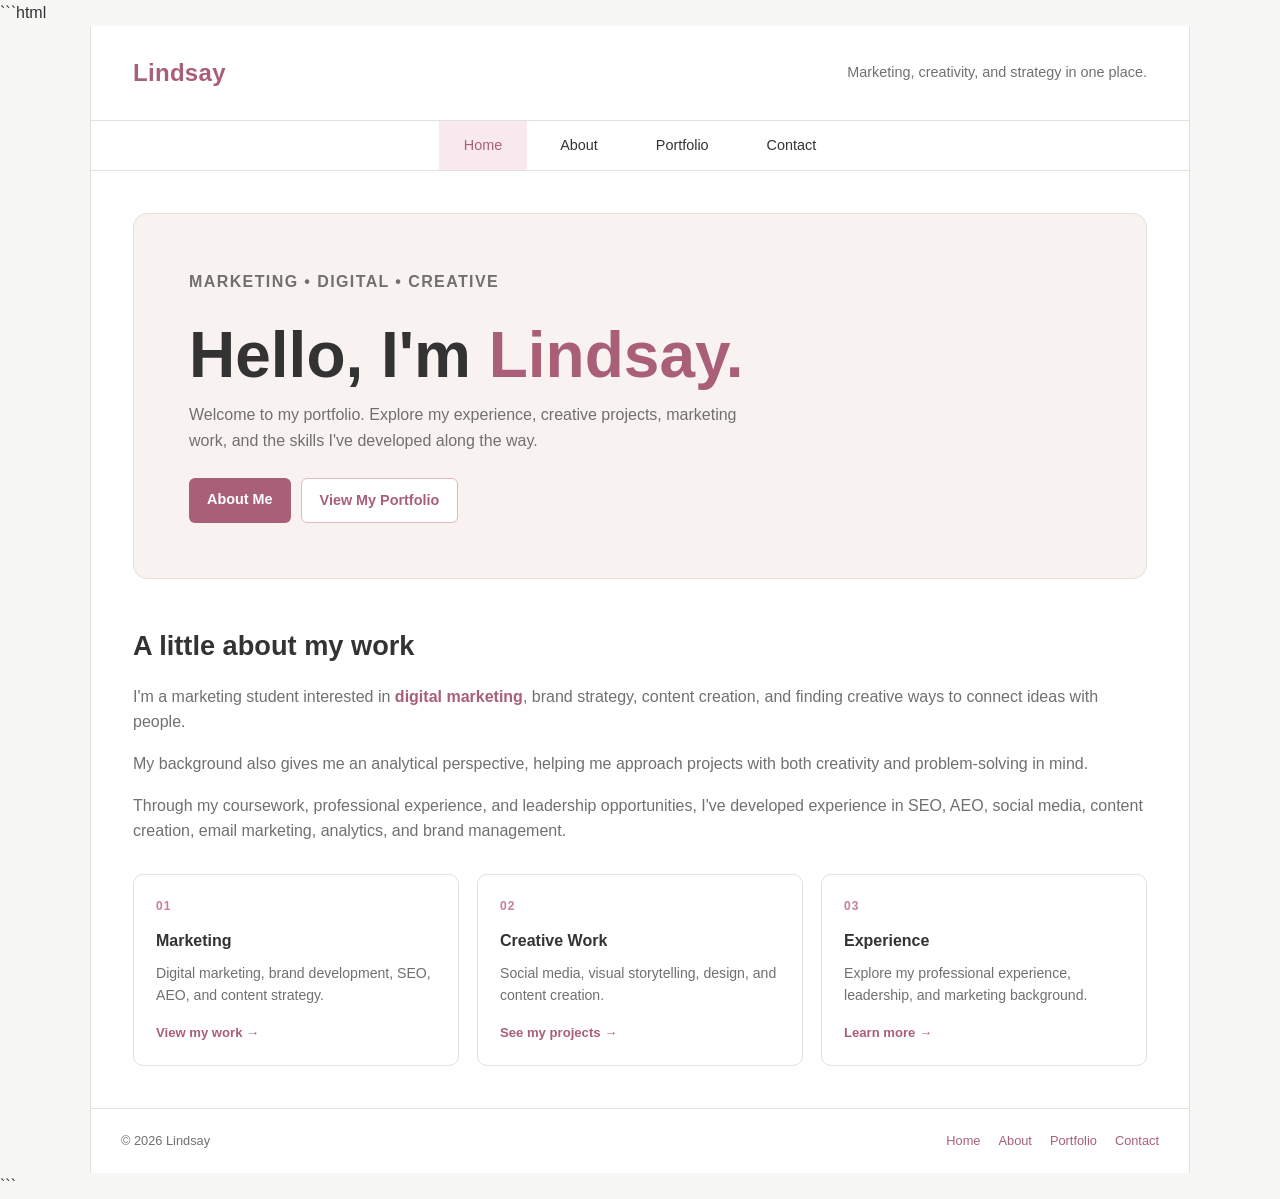
<file: index.html>
```html
<!DOCTYPE html>
<html lang="en">

<head>
    <meta charset="UTF-8">
    <meta name="viewport" content="width=device-width, initial-scale=1.0">

    <title>Lindsay | Portfolio</title>

    <link rel="stylesheet" href="styles.css">
</head>


<body>

    <div class="site-wrapper">

        <!-- HEADER -->
        <header class="site-header">

            <div class="header-top">

                <!-- Logo -->
                <a href="index.html" class="logo">
                    Lindsay
                </a>

                <!-- Short introduction -->
                <div class="header-description">
                    Marketing, creativity, and strategy in one place.
                </div>

            </div>


            <!-- PRIMARY NAVIGATION -->
            <nav class="primary-nav">

                <ul class="nav-list">

                    <li>
                        <a href="index.html">
                            Home
                        </a>
                    </li>

                    <li>
                        <a href="about.html">
                            About
                        </a>
                    </li>

                    <li>
                        <a href="portfolio.html">
                            Portfolio
                        </a>
                    </li>

                    <li>
                        <a href="contact.html">
                            Contact
                        </a>
                    </li>

                </ul>

            </nav>

        </header>



        <!-- MAIN WEBSITE CONTENT -->

        <main class="main-content">


            <!-- HERO -->

            <section class="hero">

                <div class="hero-content">

                    <p class="eyebrow">
                        MARKETING • DIGITAL • CREATIVE
                    </p>

                    <h1>
                        Hello, I'm <span>Lindsay.</span>
                    </h1>

                    <p>
                        Welcome to my portfolio. Explore my experience,
                        creative projects, marketing work, and the skills
                        I've developed along the way.
                    </p>


                    <div class="hero-buttons">

                        <a href="about.html" class="button">
                            About Me
                        </a>

                        <a href="portfolio.html" class="button button-outline">
                            View My Portfolio
                        </a>

                    </div>

                </div>

            </section>



            <!-- ABOUT THE WEBSITE -->

            <section>

                <h2 class="content-title">
                    A little about my work
                </h2>


                <p>
                    I'm a marketing student interested in
                    <span class="keyword">digital marketing</span>,
                    brand strategy, content creation, and finding creative
                    ways to connect ideas with people.
                </p>


                <p>
                    My background also gives me an analytical perspective,
                    helping me approach projects with both creativity
                    and problem-solving in mind.
                </p>


                <p>
                    Through my coursework, professional experience, and
                    leadership opportunities, I've developed experience
                    in SEO, AEO, social media, content creation, email
                    marketing, analytics, and brand management.
                </p>



                <!-- THREE CARDS -->

                <div class="card-grid">


                    <article class="card">

                        <div class="card-number">
                            01
                        </div>

                        <h3>
                            Marketing
                        </h3>

                        <p>
                            Digital marketing, brand development,
                            SEO, AEO, and content strategy.
                        </p>

                        <a href="portfolio.html" class="card-link">
                            View my work →
                        </a>

                    </article>



                    <article class="card">

                        <div class="card-number">
                            02
                        </div>

                        <h3>
                            Creative Work
                        </h3>

                        <p>
                            Social media, visual storytelling,
                            design, and content creation.
                        </p>

                        <a href="portfolio.html" class="card-link">
                            See my projects →
                        </a>

                    </article>



                    <article class="card">

                        <div class="card-number">
                            03
                        </div>

                        <h3>
                            Experience
                        </h3>

                        <p>
                            Explore my professional experience,
                            leadership, and marketing background.
                        </p>

                        <a href="about.html" class="card-link">
                            Learn more →
                        </a>

                    </article>


                </div>

            </section>


        </main>



        <!-- FOOTER -->

        <footer class="site-footer">

            <p>
                © 2026 Lindsay
            </p>

            <div class="footer-links">

                <a href="index.html">
                    Home
                </a>

                <a href="about.html">
                    About
                </a>

                <a href="portfolio.html">
                    Portfolio
                </a>

                <a href="contact.html">
                    Contact
                </a>

            </div>

        </footer>


    </div>



    <!-- JAVASCRIPT NAVIGATION -->

    <script src="nav.js"></script>

</body>

</html>
```
</file>
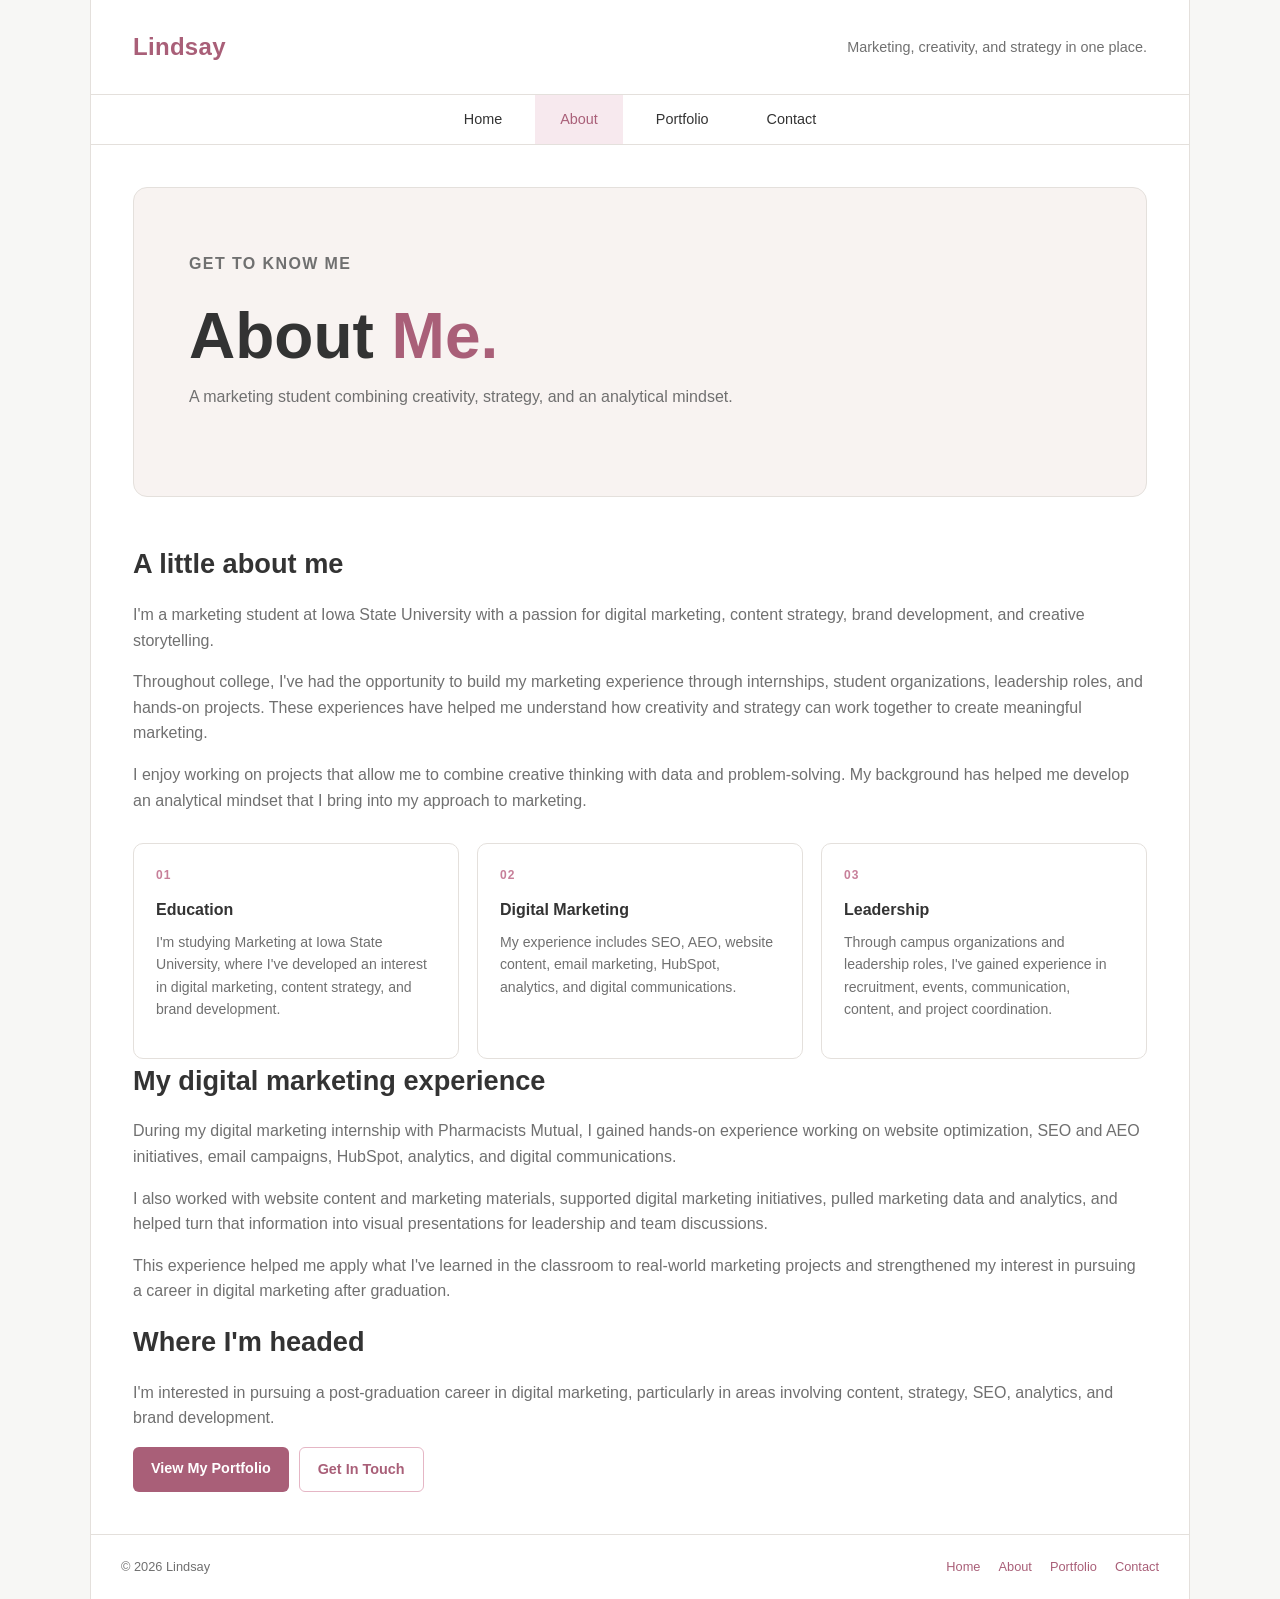
<file: about.html>
<!DOCTYPE html>
<html lang="en">

<head>
    <meta charset="UTF-8">
    <meta name="viewport" content="width=device-width, initial-scale=1.0">

    <title>Lindsay | About</title>

    <link rel="stylesheet" href="styles.css">
</head>


<body>

    <div class="site-wrapper">


        <!-- HEADER -->

        <header class="site-header">

            <div class="header-top">

                <!-- LOGO -->
                <a href="index.html" class="logo">
                    Lindsay
                </a>


                <!-- HEADER DESCRIPTION -->
                <div class="header-description">
                    Marketing, creativity, and strategy in one place.
                </div>

            </div>



            <!-- PRIMARY NAVIGATION -->

            <nav class="primary-nav">

                <ul class="nav-list">

                    <li>
                        <a href="index.html">
                            Home
                        </a>
                    </li>

                    <li>
                        <a href="about.html">
                            About
                        </a>
                    </li>

                    <li>
                        <a href="portfolio.html">
                            Portfolio
                        </a>
                    </li>

                    <li>
                        <a href="contact.html">
                            Contact
                        </a>
                    </li>

                </ul>

            </nav>

        </header>



        <!-- MAIN CONTENT -->

        <main class="main-content">


            <!-- ABOUT HERO -->

            <section class="hero">

                <div class="hero-content">

                    <p class="eyebrow">
                        GET TO KNOW ME
                    </p>

                    <h1>
                        About <span>Me.</span>
                    </h1>

                    <p>
                        A marketing student combining creativity,
                        strategy, and an analytical mindset.
                    </p>

                </div>

            </section>



            <!-- ABOUT ME -->

            <section>

                <h2 class="content-title">
                    A little about me
                </h2>

                <p>
                    I'm a marketing student at Iowa State University with
                    a passion for digital marketing, content strategy,
                    brand development, and creative storytelling.
                </p>

                <p>
                    Throughout college, I've had the opportunity to build
                    my marketing experience through internships, student
                    organizations, leadership roles, and hands-on projects.
                    These experiences have helped me understand how
                    creativity and strategy can work together to create
                    meaningful marketing.
                </p>

                <p>
                    I enjoy working on projects that allow me to combine
                    creative thinking with data and problem-solving. My
                    background has helped me develop an analytical mindset
                    that I bring into my approach to marketing.
                </p>

            </section>



            <!-- EDUCATION & EXPERIENCE -->

            <div class="card-grid">


                <article class="card">

                    <div class="card-number">
                        01
                    </div>

                    <h3>
                        Education
                    </h3>

                    <p>
                        I'm studying Marketing at Iowa State University,
                        where I've developed an interest in digital
                        marketing, content strategy, and brand development.
                    </p>

                </article>



                <article class="card">

                    <div class="card-number">
                        02
                    </div>

                    <h3>
                        Digital Marketing
                    </h3>

                    <p>
                        My experience includes SEO, AEO, website content,
                        email marketing, HubSpot, analytics, and digital
                        communications.
                    </p>

                </article>



                <article class="card">

                    <div class="card-number">
                        03
                    </div>

                    <h3>
                        Leadership
                    </h3>

                    <p>
                        Through campus organizations and leadership roles,
                        I've gained experience in recruitment, events,
                        communication, content, and project coordination.
                    </p>

                </article>


            </div>



            <!-- PHARMACISTS MUTUAL EXPERIENCE -->

            <section>

                <h2 class="content-title">
                    My digital marketing experience
                </h2>

                <p>
                    During my digital marketing internship with Pharmacists
                    Mutual, I gained hands-on experience working on website
                    optimization, SEO and AEO initiatives, email campaigns,
                    HubSpot, analytics, and digital communications.
                </p>

                <p>
                    I also worked with website content and marketing
                    materials, supported digital marketing initiatives,
                    pulled marketing data and analytics, and helped turn
                    that information into visual presentations for
                    leadership and team discussions.
                </p>

                <p>
                    This experience helped me apply what I've learned in
                    the classroom to real-world marketing projects and
                    strengthened my interest in pursuing a career in
                    digital marketing after graduation.
                </p>

            </section>



            <!-- CAREER GOAL -->

            <section>

                <h2 class="content-title">
                    Where I'm headed
                </h2>

                <p>
                    I'm interested in pursuing a post-graduation career in
                    digital marketing, particularly in areas involving
                    content, strategy, SEO, analytics, and brand
                    development.
                </p>


                <div class="hero-buttons">

                    <a href="portfolio.html" class="button">
                        View My Portfolio
                    </a>

                    <a href="contact.html" class="button button-outline">
                        Get In Touch
                    </a>

                </div>

            </section>


        </main>



        <!-- FOOTER -->

        <footer class="site-footer">

            <p>
                © 2026 Lindsay
            </p>

            <div class="footer-links">

                <a href="index.html">
                    Home
                </a>

                <a href="about.html">
                    About
                </a>

                <a href="portfolio.html">
                    Portfolio
                </a>

                <a href="contact.html">
                    Contact
                </a>

            </div>

        </footer>


    </div>



    <!-- NAVIGATION JAVASCRIPT -->

    <script src="nav.js"></script>

</body>

</html>
</file>
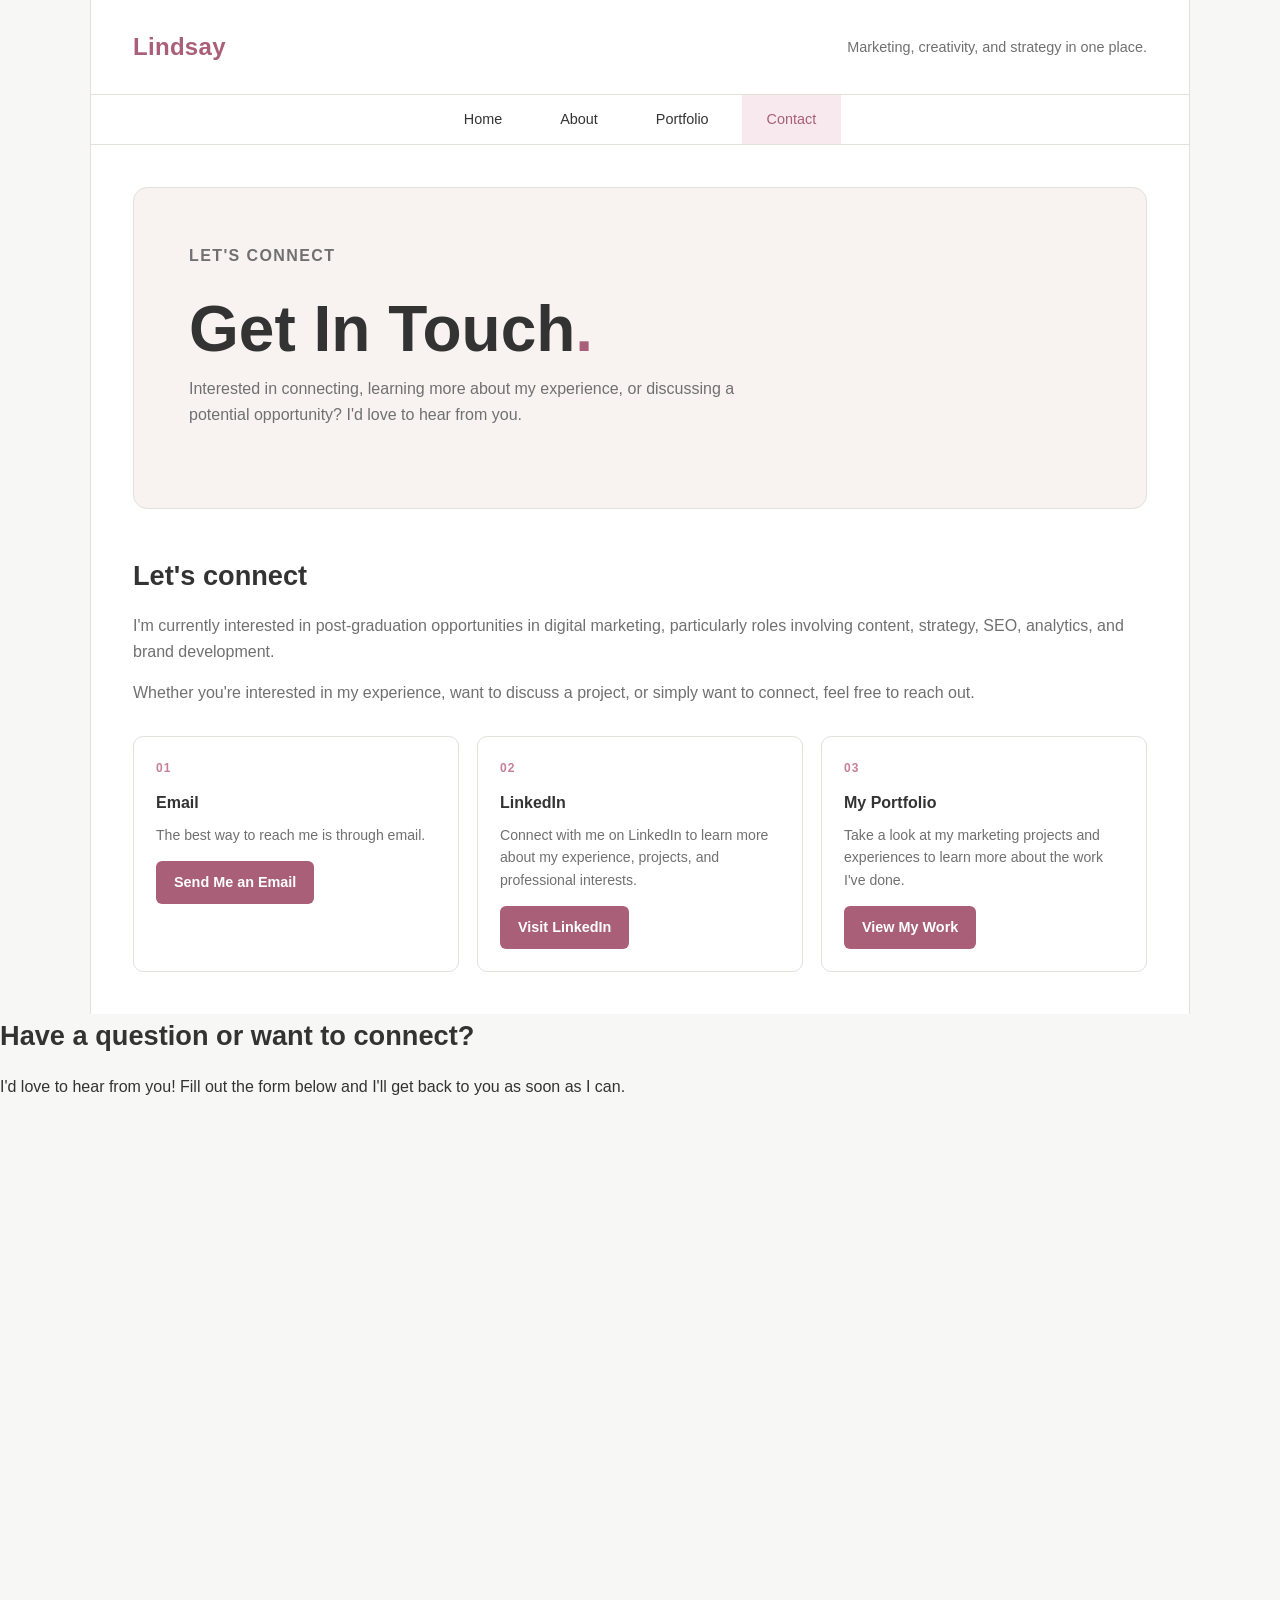
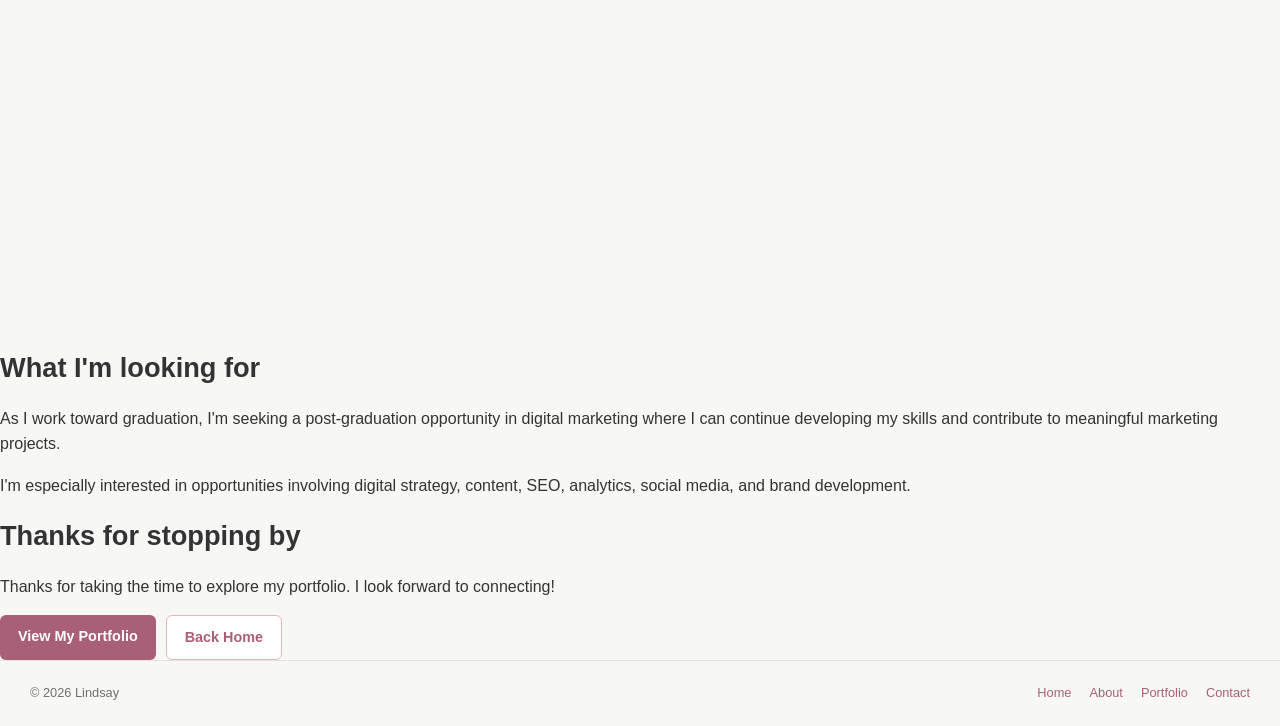
<file: contact.html>
<!DOCTYPE html>
<html lang="en">

<head>
    <meta charset="UTF-8">
    <meta name="viewport" content="width=device-width, initial-scale=1.0">

    <title>Lindsay | Contact</title>

    <link rel="stylesheet" href="styles.css">
</head>

<body>

    <div class="site-wrapper">

        <!-- HEADER -->
        <header class="site-header">

            <div class="header-top">

                <!-- LOGO -->
                <a href="index.html" class="logo">
                    Lindsay
                </a>

                <!-- HEADER DESCRIPTION -->
                <div class="header-description">
                    Marketing, creativity, and strategy in one place.
                </div>

            </div>


            <!-- PRIMARY NAVIGATION -->
            <nav class="primary-nav">

                <ul class="nav-list">

                    <li>
                        <a href="index.html">
                            Home
                        </a>
                    </li>

                    <li>
                        <a href="about.html">
                            About
                        </a>
                    </li>

                    <li>
                        <a href="portfolio.html">
                            Portfolio
                        </a>
                    </li>

                    <li>
                        <a href="contact.html">
                            Contact
                        </a>
                    </li>

                </ul>

            </nav>

        </header>


        <!-- MAIN CONTENT -->
        <main class="main-content">


            <!-- CONTACT HERO -->
            <section class="hero">

                <div class="hero-content">

                    <p class="eyebrow">
                        LET'S CONNECT
                    </p>

                    <h1>
                        Get In Touch<span>.</span>
                    </h1>

                    <p>
                        Interested in connecting, learning more about my
                        experience, or discussing a potential opportunity?
                        I'd love to hear from you.
                    </p>

                </div>

            </section>


            <!-- CONTACT INTRO -->
            <section>

                <h2 class="content-title">
                    Let's connect
                </h2>

                <p>
                    I'm currently interested in post-graduation opportunities
                    in digital marketing, particularly roles involving
                    content, strategy, SEO, analytics, and brand development.
                </p>

                <p>
                    Whether you're interested in my experience, want to
                    discuss a project, or simply want to connect, feel free
                    to reach out.
                </p>

            </section>


            <!-- CONTACT CARDS -->
            <div class="card-grid">


                <!-- EMAIL -->
                <article class="card">

                    <div class="card-number">
                        01
                    </div>

                    <h3>
                        Email
                    </h3>

                    <p>
                        The best way to reach me is through email.
                    </p>

                    <a href="mailto:YOUR-EMAIL@example.com" class="button">
                        Send Me an Email
                    </a>

                </article>


                <!-- LINKEDIN -->
                <article class="card">

                    <div class="card-number">
                        02
                    </div>

                    <h3>
                        LinkedIn
                    </h3>

                    <p>
                        Connect with me on LinkedIn to learn more about my
                        experience, projects, and professional interests.
                    </p>

                    <a href="YOUR-LINKEDIN-URL" class="button">
                        Visit LinkedIn
                    </a>

                </article>


                <!-- PORTFOLIO -->
                <article class="card">

                    <div class="card-number">
                        03
                    </div>

                    <h3>
                        My Portfolio
                    </h3>

                    <p>
                        Take a look at my marketing projects and experiences
                        to learn more about the work I've done.
                    </p>

                    <a href="portfolio.html" class="button">
                        View My Work
                    </a>

                </article>

            </div>
</div>


<!-- GOOGLE FORM -->

<section>

    <h2 class="content-title">
        Have a question or want to connect?
    </h2>

    <p>
        I'd love to hear from you! Fill out the form below
        and I'll get back to you as soon as I can.
    </p>

    <iframe
        src="https://docs.google.com/forms/d/e/1FAIpQLScsz4-dGv-onhUxSdmCEHfTneLo61Q91lXwrAJwEL79kp820A/viewform?embedded=true"
        width="100%"
        height="823"
        frameborder="0"
        marginheight="0"
        marginwidth="0">
        Loading…
    </iframe>

</section>


<!-- CAREER INTEREST -->
<section>

            <!-- CAREER INTEREST -->
            <section>

                <h2 class="content-title">
                    What I'm looking for
                </h2>

                <p>
                    As I work toward graduation, I'm seeking a post-graduation
                    opportunity in digital marketing where I can continue
                    developing my skills and contribute to meaningful
                    marketing projects.
                </p>

                <p>
                    I'm especially interested in opportunities involving
                    digital strategy, content, SEO, analytics, social media,
                    and brand development.
                </p>

            </section>


            <!-- FINAL CALL TO ACTION -->
            <section>

                <h2 class="content-title">
                    Thanks for stopping by
                </h2>

                <p>
                    Thanks for taking the time to explore my portfolio.
                    I look forward to connecting!
                </p>

                <div class="hero-buttons">

                    <a href="portfolio.html" class="button">
                        View My Portfolio
                    </a>

                    <a href="index.html" class="button button-outline">
                        Back Home
                    </a>

                </div>

            </section>


        </main>


        <!-- FOOTER -->
        <footer class="site-footer">

            <p>
                © 2026 Lindsay
            </p>

            <div class="footer-links">

                <a href="index.html">
                    Home
                </a>

                <a href="about.html">
                    About
                </a>

                <a href="portfolio.html">
                    Portfolio
                </a>

                <a href="contact.html">
                    Contact
                </a>

            </div>

        </footer>


    </div>


    <!-- NAVIGATION JAVASCRIPT -->
    <script src="nav.js"></script>

</body>

</html>
</file>
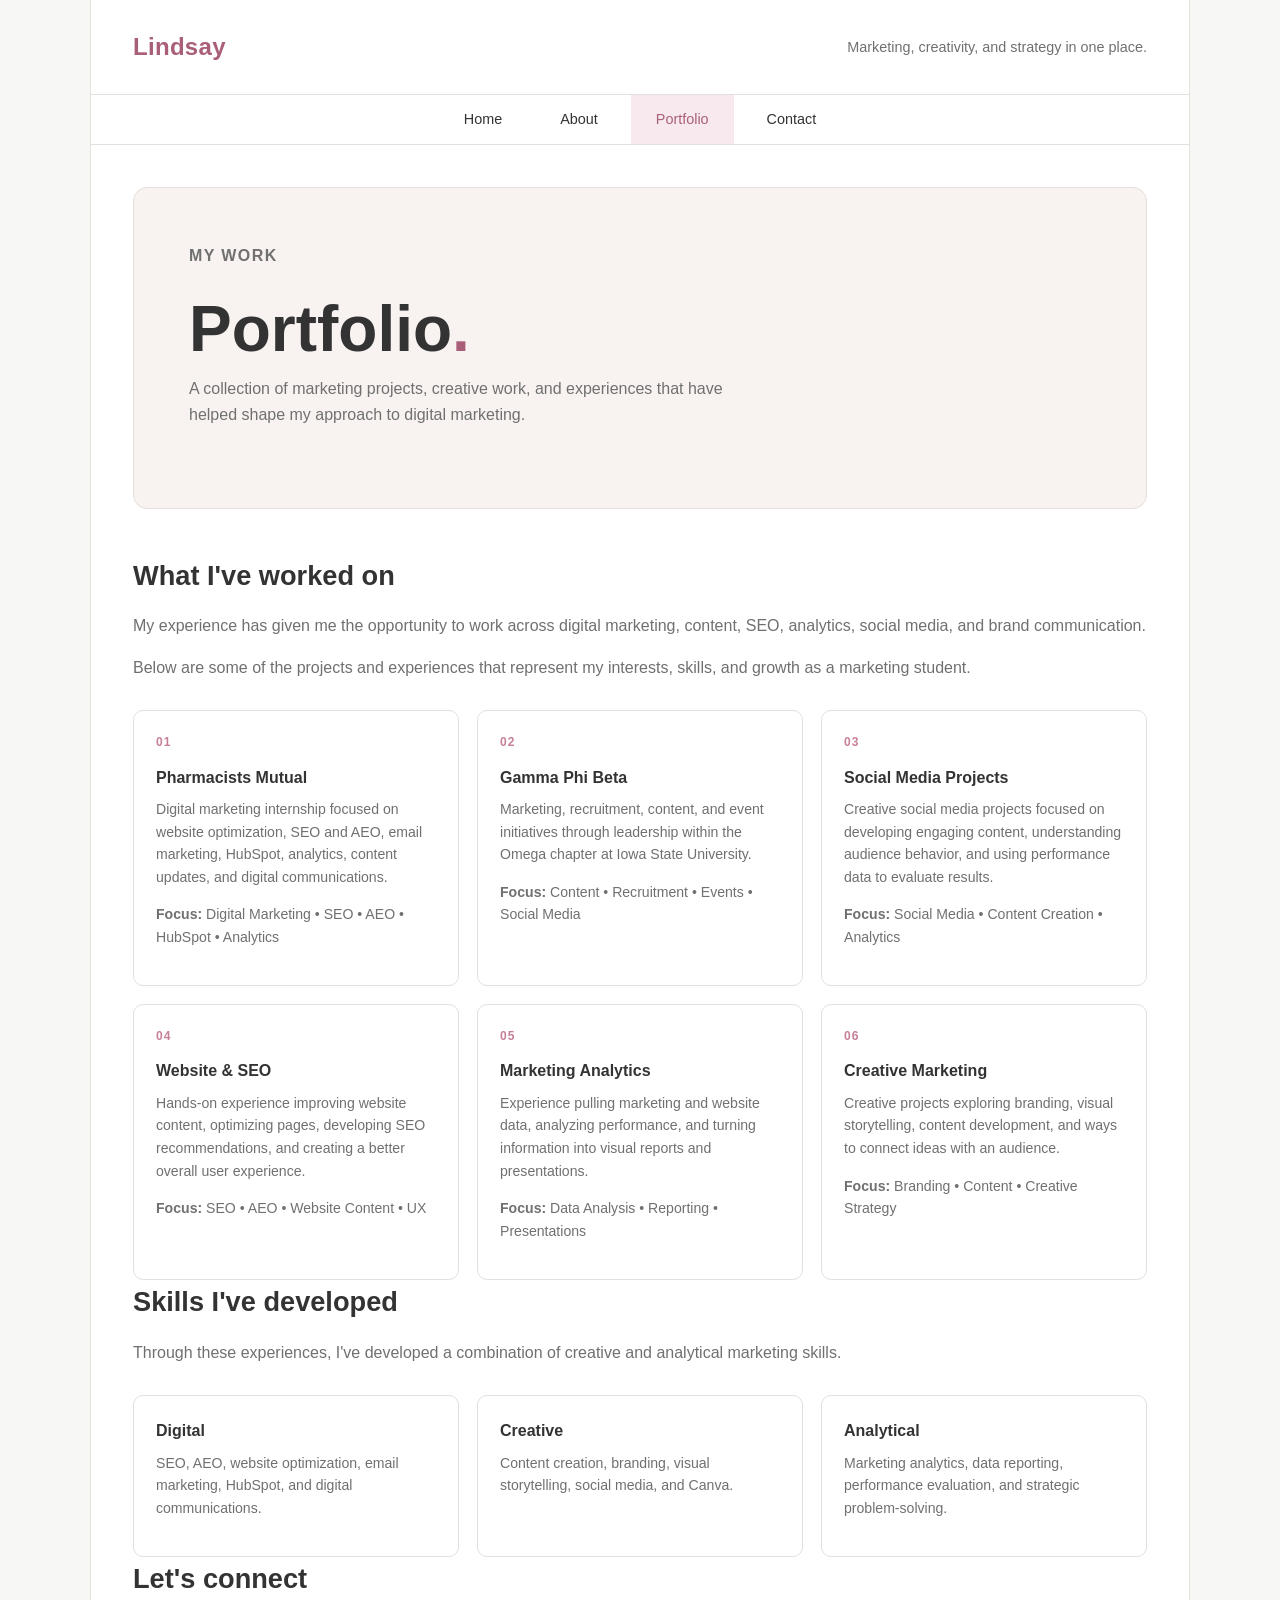
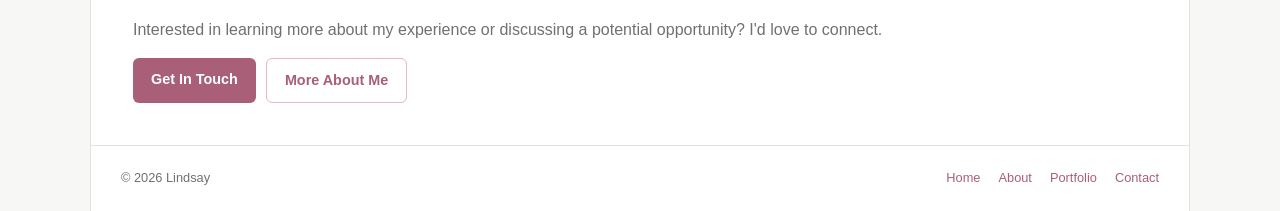
<file: portfolio.html>
<!DOCTYPE html>
<html lang="en">

<head>
    <meta charset="UTF-8">
    <meta name="viewport" content="width=device-width, initial-scale=1.0">

    <title>Lindsay | Portfolio</title>

    <link rel="stylesheet" href="styles.css">
</head>

<body>

    <div class="site-wrapper">

        <!-- HEADER -->
        <header class="site-header">

            <div class="header-top">

                <!-- LOGO -->
                <a href="index.html" class="logo">
                    Lindsay
                </a>

                <!-- HEADER DESCRIPTION -->
                <div class="header-description">
                    Marketing, creativity, and strategy in one place.
                </div>

            </div>

            <!-- PRIMARY NAVIGATION -->
            <nav class="primary-nav">

                <ul class="nav-list">

                    <li>
                        <a href="index.html">
                            Home
                        </a>
                    </li>

                    <li>
                        <a href="about.html">
                            About
                        </a>
                    </li>

                    <li>
                        <a href="portfolio.html">
                            Portfolio
                        </a>
                    </li>

                    <li>
                        <a href="contact.html">
                            Contact
                        </a>
                    </li>

                </ul>

            </nav>

        </header>


        <!-- MAIN CONTENT -->
        <main class="main-content">


            <!-- PORTFOLIO HERO -->
            <section class="hero">

                <div class="hero-content">

                    <p class="eyebrow">
                        MY WORK
                    </p>

                    <h1>
                        Portfolio<span>.</span>
                    </h1>

                    <p>
                        A collection of marketing projects, creative work,
                        and experiences that have helped shape my approach
                        to digital marketing.
                    </p>

                </div>

            </section>


            <!-- PORTFOLIO INTRO -->
            <section>

                <h2 class="content-title">
                    What I've worked on
                </h2>

                <p>
                    My experience has given me the opportunity to work across
                    digital marketing, content, SEO, analytics, social media,
                    and brand communication.
                </p>

                <p>
                    Below are some of the projects and experiences that
                    represent my interests, skills, and growth as a
                    marketing student.
                </p>

            </section>


            <!-- PROJECT GRID -->
            <div class="card-grid">


                <!-- PHARMACISTS MUTUAL -->
                <article class="card">

                    <div class="card-number">
                        01
                    </div>

                    <h3>
                        Pharmacists Mutual
                    </h3>

                    <p>
                        Digital marketing internship focused on website
                        optimization, SEO and AEO, email marketing,
                        HubSpot, analytics, content updates, and digital
                        communications.
                    </p>

                    <p>
                        <strong>Focus:</strong>
                        Digital Marketing • SEO • AEO • HubSpot • Analytics
                    </p>

                </article>


                <!-- GAMMA PHI BETA -->
                <article class="card">

                    <div class="card-number">
                        02
                    </div>

                    <h3>
                        Gamma Phi Beta
                    </h3>

                    <p>
                        Marketing, recruitment, content, and event
                        initiatives through leadership within the Omega
                        chapter at Iowa State University.
                    </p>

                    <p>
                        <strong>Focus:</strong>
                        Content • Recruitment • Events • Social Media
                    </p>

                </article>


                <!-- SOCIAL MEDIA -->
                <article class="card">

                    <div class="card-number">
                        03
                    </div>

                    <h3>
                        Social Media Projects
                    </h3>

                    <p>
                        Creative social media projects focused on developing
                        engaging content, understanding audience behavior,
                        and using performance data to evaluate results.
                    </p>

                    <p>
                        <strong>Focus:</strong>
                        Social Media • Content Creation • Analytics
                    </p>

                </article>


                <!-- WEBSITE & SEO -->
                <article class="card">

                    <div class="card-number">
                        04
                    </div>

                    <h3>
                        Website & SEO
                    </h3>

                    <p>
                        Hands-on experience improving website content,
                        optimizing pages, developing SEO recommendations,
                        and creating a better overall user experience.
                    </p>

                    <p>
                        <strong>Focus:</strong>
                        SEO • AEO • Website Content • UX
                    </p>

                </article>


                <!-- MARKETING ANALYTICS -->
                <article class="card">

                    <div class="card-number">
                        05
                    </div>

                    <h3>
                        Marketing Analytics
                    </h3>

                    <p>
                        Experience pulling marketing and website data,
                        analyzing performance, and turning information
                        into visual reports and presentations.
                    </p>

                    <p>
                        <strong>Focus:</strong>
                        Data Analysis • Reporting • Presentations
                    </p>

                </article>


                <!-- CREATIVE MARKETING -->
                <article class="card">

                    <div class="card-number">
                        06
                    </div>

                    <h3>
                        Creative Marketing
                    </h3>

                    <p>
                        Creative projects exploring branding, visual
                        storytelling, content development, and ways to
                        connect ideas with an audience.
                    </p>

                    <p>
                        <strong>Focus:</strong>
                        Branding • Content • Creative Strategy
                    </p>

                </article>

            </div>


            <!-- SKILLS SECTION -->
            <section>

                <h2 class="content-title">
                    Skills I've developed
                </h2>

                <p>
                    Through these experiences, I've developed a combination
                    of creative and analytical marketing skills.
                </p>

                <div class="card-grid">

                    <article class="card">

                        <h3>
                            Digital
                        </h3>

                        <p>
                            SEO, AEO, website optimization, email marketing,
                            HubSpot, and digital communications.
                        </p>

                    </article>


                    <article class="card">

                        <h3>
                            Creative
                        </h3>

                        <p>
                            Content creation, branding, visual storytelling,
                            social media, and Canva.
                        </p>

                    </article>


                    <article class="card">

                        <h3>
                            Analytical
                        </h3>

                        <p>
                            Marketing analytics, data reporting,
                            performance evaluation, and strategic
                            problem-solving.
                        </p>

                    </article>

                </div>

            </section>


            <!-- CALL TO ACTION -->
            <section>

                <h2 class="content-title">
                    Let's connect
                </h2>

                <p>
                    Interested in learning more about my experience or
                    discussing a potential opportunity? I'd love to
                    connect.
                </p>

                <div class="hero-buttons">

                    <a href="contact.html" class="button">
                        Get In Touch
                    </a>

                    <a href="about.html" class="button button-outline">
                        More About Me
                    </a>

                </div>

            </section>


        </main>


        <!-- FOOTER -->
        <footer class="site-footer">

            <p>
                © 2026 Lindsay
            </p>

            <div class="footer-links">

                <a href="index.html">
                    Home
                </a>

                <a href="about.html">
                    About
                </a>

                <a href="portfolio.html">
                    Portfolio
                </a>

                <a href="contact.html">
                    Contact
                </a>

            </div>

        </footer>


    </div>


    <!-- NAVIGATION JAVASCRIPT -->
    <script src="nav.js"></script>

</body>

</html>
</file>
<file: styles.css>
/* =====================================
   COLOR VARIABLES
===================================== */

:root {

    --background: #f7f7f5;
    --surface: #ffffff;

    --soft-pink: #f7e9ee;
    --light-pink: #e5b6c5;
    --accent: #c77f99;
    --accent-dark: #a95f78;

    --text: #333333;
    --muted: #707070;

    --border: #e4e0dc;
}



/* =====================================
   GENERAL
===================================== */

* {
    box-sizing: border-box;
}

html {
    scroll-behavior: smooth;
}

body {

    margin: 0;

    font-family:
        Arial,
        Helvetica,
        sans-serif;

    color: var(--text);

    background: var(--background);

    line-height: 1.6;
}

a {
    color: inherit;
}


.site-wrapper {

    width: min(1100px, 92vw);

    min-height: 100vh;

    margin: 0 auto;

    background: var(--surface);

    border-left: 1px solid var(--border);
    border-right: 1px solid var(--border);
}



/* =====================================
   HEADER
===================================== */

.site-header {
    border-bottom: 1px solid var(--border);
}


.header-top {

    display: flex;

    align-items: center;

    justify-content: space-between;

    padding: 28px 42px;
}


.logo {

    color: var(--accent-dark);

    text-decoration: none;

    font-size: 1.5rem;

    font-weight: 700;

    letter-spacing: 0.3px;
}


.header-description {

    max-width: 520px;

    color: var(--muted);

    font-size: 0.9rem;

    text-align: right;
}



/* =====================================
   PRIMARY NAVIGATION
===================================== */

.primary-nav {

    border-top: 1px solid var(--border);

    background: var(--surface);
}


.nav-list {

    display: flex;

    justify-content: center;

    gap: 8px;

    list-style: none;

    padding: 0;

    margin: 0;
}


.nav-list a {

    display: block;

    padding: 13px 25px;

    color: var(--text);

    text-decoration: none;

    font-size: 0.9rem;

    transition:
        color 0.2s ease,
        background 0.2s ease;
}


.nav-list a:hover,
.nav-list a.active {

    color: var(--accent-dark);

    background: var(--soft-pink);
}



/* =====================================
   CONTENT LAYOUT
===================================== */

.content-grid {

    display: grid;

    grid-template-columns: 180px 1fr;

    min-height: 600px;
}



/* =====================================
   LEFT SIDEBAR
===================================== */

.left-sidebar {

    padding: 35px 22px;

    background: #faf9f7;

    border-right: 1px solid var(--border);
}


.sidebar-title {

    margin: 0 0 18px;

    color: var(--accent-dark);

    font-size: 0.75rem;

    font-weight: 700;

    text-transform: uppercase;

    letter-spacing: 1.2px;
}


.sidebar-links {

    list-style: none;

    padding: 0;

    margin: 0;
}


.sidebar-links li {

    margin-bottom: 5px;
}


.sidebar-links a {

    display: block;

    padding: 8px 10px;

    color: var(--muted);

    text-decoration: none;

    border-radius: 6px;

    font-size: 0.88rem;

    transition: 0.2s ease;
}


.sidebar-links a:hover {

    color: var(--accent-dark);

    background: var(--soft-pink);
}



/* =====================================
   MAIN CONTENT
===================================== */

.main-content {

    padding: 42px;
}


.main-content p {

    color: var(--muted);
}



/* =====================================
   HERO
===================================== */

.hero {

    display: flex;

    align-items: center;

    min-height: 310px;

    padding: 55px;

    margin-bottom: 45px;

    background: #f8f3f1;

    border: 1px solid var(--border);

    border-radius: 14px;
}


.hero-content {

    max-width: 680px;
}


.eyebrow {

    margin: 0 0 12px;

    color: var(--accent-dark);

    font-size: 0.72rem;

    font-weight: 700;

    letter-spacing: 1.4px;
}


.hero h1 {

    margin: 0 0 12px;

    color: var(--text);

    font-size: clamp(2.3rem, 5vw, 4rem);

    line-height: 1.1;
}


.hero h1 span {

    color: var(--accent-dark);
}


.hero p {

    max-width: 580px;

    margin: 0 0 25px;

    color: var(--muted);

    font-size: 1rem;
}



/* =====================================
   BUTTONS
===================================== */

.hero-buttons {

    display: flex;

    flex-wrap: wrap;

    gap: 10px;
}


.button {

    display: inline-block;

    padding: 10px 18px;

    color: white;

    background: var(--accent-dark);

    border-radius: 6px;

    text-decoration: none;

    font-size: 0.9rem;

    font-weight: 600;

    transition: 0.2s ease;
}


.button:hover {

    background: #8e4f65;

    transform: translateY(-1px);
}


.button-outline {

    color: var(--accent-dark);

    background: white;

    border: 1px solid var(--light-pink);
}


.button-outline:hover {

    background: var(--soft-pink);
}



/* =====================================
   CONTENT HEADINGS
===================================== */

.content-title {

    margin: 0 0 12px;

    color: var(--text);

    font-size: 1.7rem;
}


.keyword {

    color: var(--accent-dark);

    font-weight: 600;
}



/* =====================================
   CARDS
===================================== */

.card-grid {

    display: grid;

    grid-template-columns:
        repeat(3, 1fr);

    gap: 18px;

    margin-top: 30px;
}


.card {

    padding: 22px;

    background: var(--surface);

    border: 1px solid var(--border);

    border-radius: 10px;

    transition: 0.2s ease;
}


.card:hover {

    transform: translateY(-3px);

    border-color: var(--light-pink);
}


.card-number {

    margin-bottom: 12px;

    color: var(--accent);

    font-size: 0.75rem;

    font-weight: 700;

    letter-spacing: 1px;
}


.card h3 {

    margin: 0 0 8px;

    color: var(--text);

    font-size: 1rem;
}


.card p {

    margin: 0 0 15px;

    font-size: 0.88rem;
}


.card-link {

    color: var(--accent-dark);

    text-decoration: none;

    font-size: 0.82rem;

    font-weight: 600;
}


.card-link:hover {

    text-decoration: underline;
}



/* =====================================
   FOOTER
===================================== */

.site-footer {

    display: flex;

    justify-content: space-between;

    align-items: center;

    padding: 22px 30px;

    border-top: 1px solid var(--border);

    color: var(--muted);

    font-size: 0.8rem;
}


.site-footer p {

    margin: 0;
}


.footer-links {

    display: flex;

    gap: 18px;
}


.footer-links a {

    color: var(--accent-dark);

    text-decoration: none;
}


.footer-links a:hover {

    text-decoration: underline;
}



/* =====================================
   TABLET / MOBILE
===================================== */

@media (max-width: 800px) {

    .header-top {

        flex-direction: column;

        align-items: flex-start;

        gap: 12px;

        padding: 25px;
    }


    .header-description {

        text-align: left;
    }


    .content-grid {

        grid-template-columns: 1fr;
    }


    .left-sidebar {

        border-right: none;

        border-bottom: 1px solid var(--border);

        padding: 20px 25px;
    }


    .sidebar-links {

        display: flex;

        flex-wrap: wrap;

        gap: 5px;
    }


    .sidebar-links li {

        margin: 0;
    }


    .main-content {

        padding: 25px;
    }


    .hero {

        min-height: 260px;

        padding: 35px;
    }


    .card-grid {

        grid-template-columns: 1fr;
    }

}


@media (max-width: 550px) {

    .nav-list {

        flex-wrap: wrap;
    }


    .nav-list a {

        padding: 10px 15px;
    }


    .hero {

        padding: 28px;
    }


    .hero-buttons {

        flex-direction: column;
    }


    .button {

        text-align: center;
    }


    .site-footer {

        flex-direction: column;

        gap: 10px;

        text-align: center;
    }


    .footer-links {

        flex-wrap: wrap;

        justify-content: center;
    }

}
</file>
